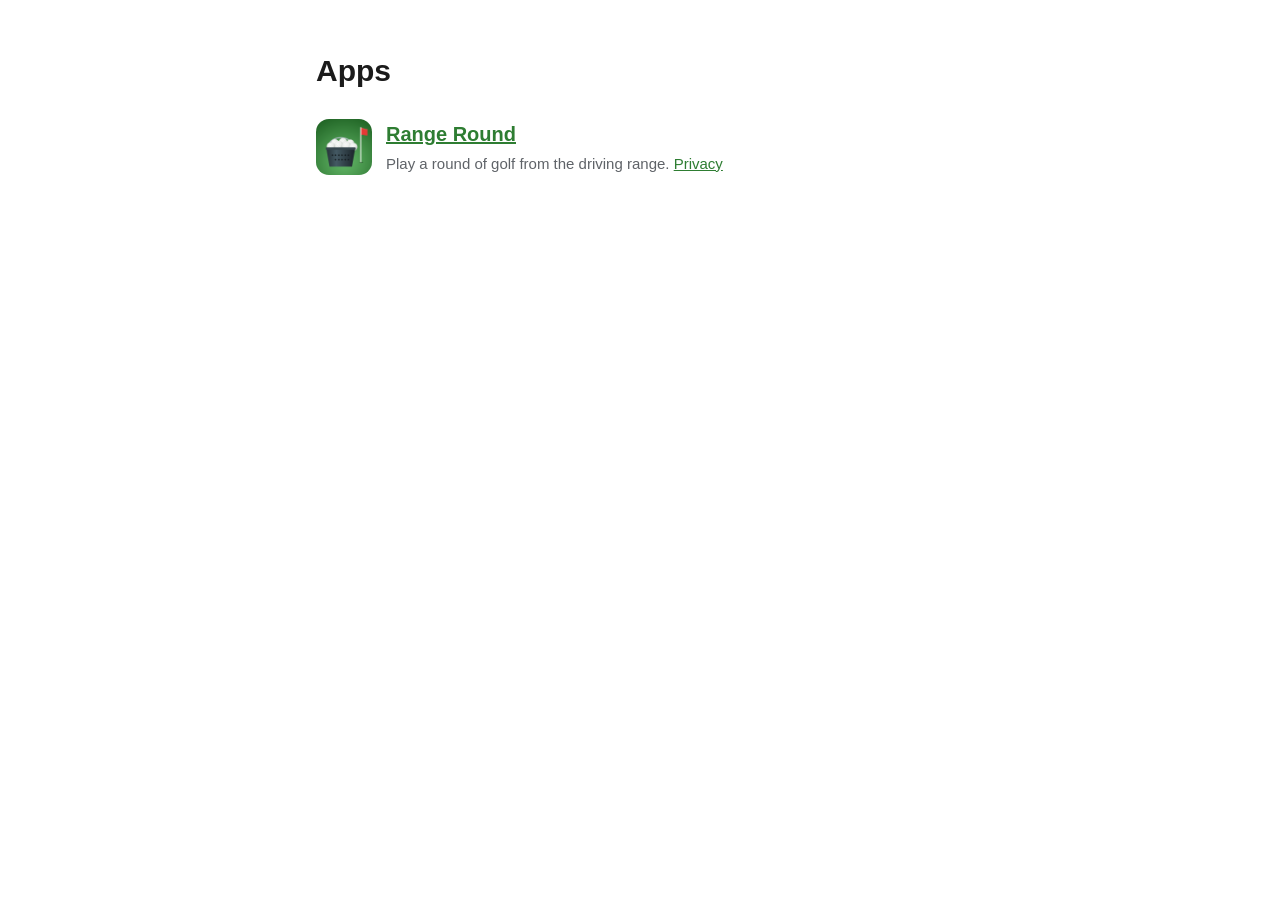
<file: index.html>
<!doctype html>
<html lang="en">
<head>
  <meta charset="utf-8">
  <meta name="viewport" content="width=device-width, initial-scale=1">
  <title>Apps</title>
  <link rel="stylesheet" href="rangeround/style.css">
</head>
<body>
<main>
  <h1>Apps</h1>
  <header style="margin-top:24px">
    <img src="rangeround/icon.png" alt="">
    <div>
      <h2 style="margin:0"><a href="rangeround/">Range Round</a></h2>
      <p class="muted" style="margin:2px 0 0">Play a round of golf from the driving range.
        <a href="rangeround/privacy.html">Privacy</a></p>
    </div>
  </header>
</main>
</body>
</html>
</file>
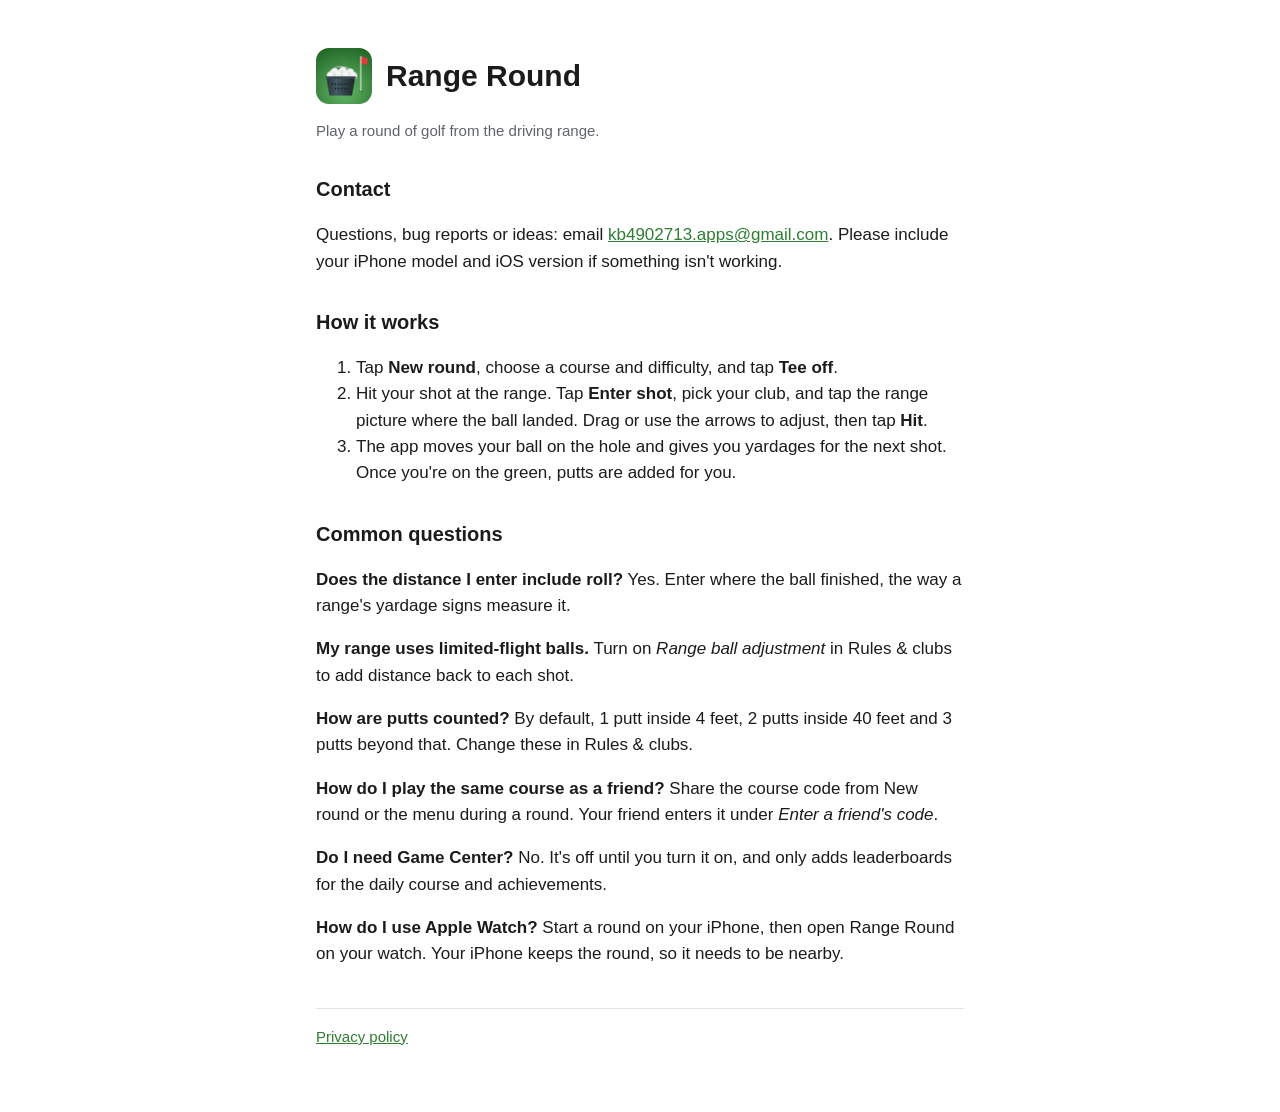
<file: rangeround/index.html>
<!doctype html>
<html lang="en">
<head>
  <meta charset="utf-8">
  <meta name="viewport" content="width=device-width, initial-scale=1">
  <title>Range Round Support</title>
  <link rel="stylesheet" href="style.css">
</head>
<body>
<main>
  <header>
    <img src="icon.png" alt="">
    <h1>Range Round</h1>
  </header>
  <p class="muted">Play a round of golf from the driving range.</p>

  <h2>Contact</h2>
  <p>Questions, bug reports or ideas: email <a href="mailto:kb4902713.apps@gmail.com">kb4902713.apps@gmail.com</a>.
     Please include your iPhone model and iOS version if something isn't working.</p>

  <h2>How it works</h2>
  <ol>
    <li>Tap <strong>New round</strong>, choose a course and difficulty, and tap <strong>Tee off</strong>.</li>
    <li>Hit your shot at the range. Tap <strong>Enter shot</strong>, pick your club, and tap the range
        picture where the ball landed. Drag or use the arrows to adjust, then tap <strong>Hit</strong>.</li>
    <li>The app moves your ball on the hole and gives you yardages for the next shot.
        Once you're on the green, putts are added for you.</li>
  </ol>

  <h2>Common questions</h2>
  <p><strong>Does the distance I enter include roll?</strong> Yes. Enter where the ball finished,
     the way a range's yardage signs measure it.</p>
  <p><strong>My range uses limited-flight balls.</strong> Turn on <em>Range ball adjustment</em> in
     Rules &amp; clubs to add distance back to each shot.</p>
  <p><strong>How are putts counted?</strong> By default, 1 putt inside 4 feet, 2 putts inside 40 feet
     and 3 putts beyond that. Change these in Rules &amp; clubs.</p>
  <p><strong>How do I play the same course as a friend?</strong> Share the course code from
     New round or the menu during a round. Your friend enters it under <em>Enter a friend's code</em>.</p>
  <p><strong>Do I need Game Center?</strong> No. It's off until you turn it on, and only adds
     leaderboards for the daily course and achievements.</p>
  <p><strong>How do I use Apple Watch?</strong> Start a round on your iPhone, then open Range Round
     on your watch. Your iPhone keeps the round, so it needs to be nearby.</p>

  <nav><a href="privacy.html">Privacy policy</a></nav>
</main>
</body>
</html>
</file>
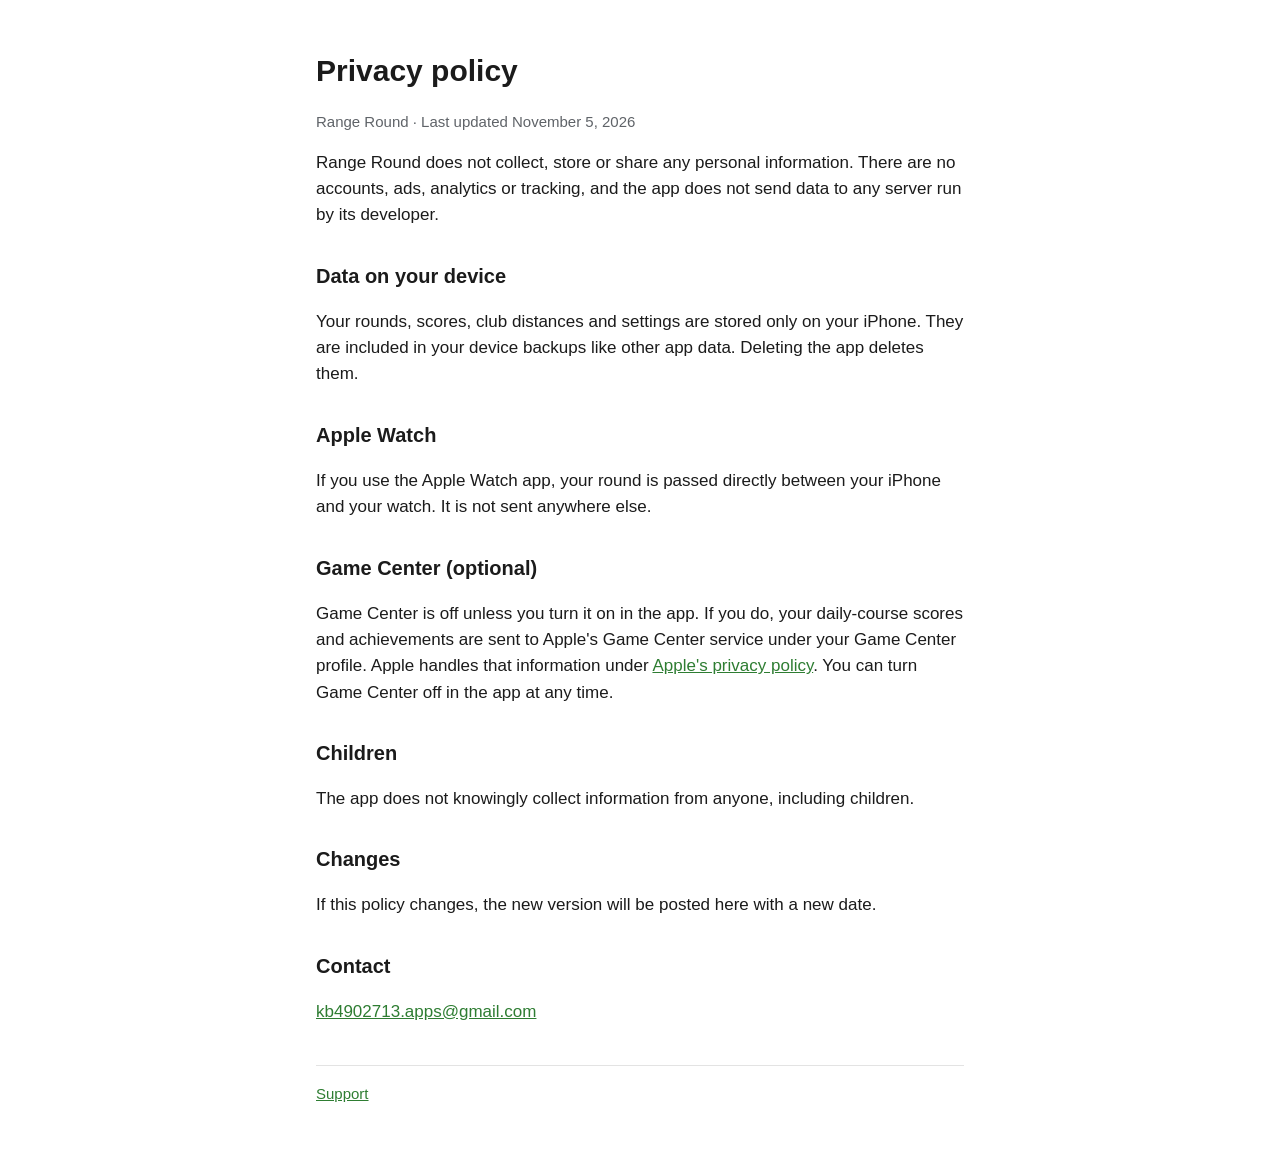
<file: rangeround/privacy.html>
<!doctype html>
<html lang="en">
<head>
  <meta charset="utf-8">
  <meta name="viewport" content="width=device-width, initial-scale=1">
  <title>Range Round Privacy</title>
  <link rel="stylesheet" href="style.css">
</head>
<body>
<main>
  <h1>Privacy policy</h1>
  <p class="muted">Range Round · Last updated November 5, 2026</p>

  <p>Range Round does not collect, store or share any personal information. There are no
     accounts, ads, analytics or tracking, and the app does not send data to any server
     run by its developer.</p>

  <h2>Data on your device</h2>
  <p>Your rounds, scores, club distances and settings are stored only on your iPhone. They are
     included in your device backups like other app data. Deleting the app deletes them.</p>

  <h2>Apple Watch</h2>
  <p>If you use the Apple Watch app, your round is passed directly between your iPhone and your
     watch. It is not sent anywhere else.</p>

  <h2>Game Center (optional)</h2>
  <p>Game Center is off unless you turn it on in the app. If you do, your daily-course scores
     and achievements are sent to Apple's Game Center service under your Game Center profile.
     Apple handles that information under
     <a href="https://www.apple.com/legal/privacy/">Apple's privacy policy</a>. You can turn Game
     Center off in the app at any time.</p>

  <h2>Children</h2>
  <p>The app does not knowingly collect information from anyone, including children.</p>

  <h2>Changes</h2>
  <p>If this policy changes, the new version will be posted here with a new date.</p>

  <h2>Contact</h2>
  <p><a href="mailto:kb4902713.apps@gmail.com">kb4902713.apps@gmail.com</a></p>

  <nav><a href="index.html">Support</a></nav>
</main>
</body>
</html>
</file>
<file: rangeround/style.css>
:root { --bg: #ffffff; --fg: #1b1b1b; --muted: #5f6368; --accent: #2e7d32; --rule: #e3e3e3; }
@media (prefers-color-scheme: dark) {
  :root { --bg: #111311; --fg: #ececec; --muted: #a0a6a0; --accent: #7bc67e; --rule: #2a2d2a; }
}
* { box-sizing: border-box; }
body { margin: 0; background: var(--bg); color: var(--fg); font: 17px/1.55 -apple-system, BlinkMacSystemFont, "Segoe UI", Roboto, sans-serif; }
main { max-width: 680px; margin: 0 auto; padding: 48px 16px 64px; }
header { display: flex; align-items: center; gap: 14px; margin-bottom: 8px; }
header img { width: 56px; height: 56px; border-radius: 13px; }
h1 { font-size: 30px; margin: 0; }
h2 { font-size: 20px; margin: 32px 0 6px; }
p, li { color: var(--fg); }
.muted { color: var(--muted); font-size: 15px; }
a { color: var(--accent); }
nav { margin-top: 40px; padding-top: 16px; border-top: 1px solid var(--rule); font-size: 15px; }
nav a { margin-right: 18px; }
</file>
